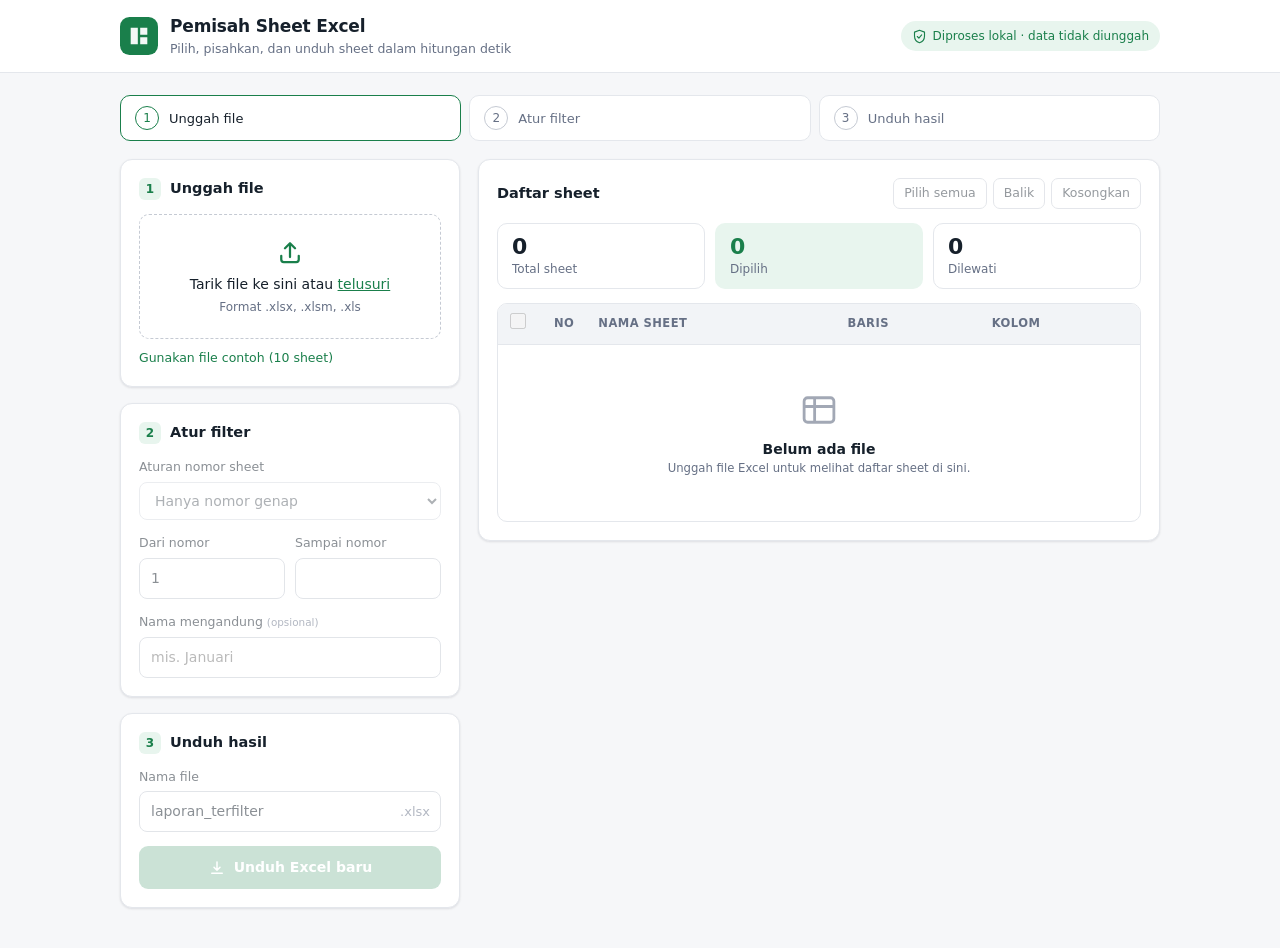
<file: pemisah-excel/index.html>
<!DOCTYPE html>
<html lang="id">
<head>
<meta charset="UTF-8">
<meta name="viewport" content="width=device-width, initial-scale=1">
<title>Pemisah Sheet Excel</title>
<link rel="stylesheet" href="style.css">
</head>
<body>
<header class="topbar">
  <div class="wrap bar">
    <div class="brand">
      <svg class="logo" viewBox="0 0 32 32" aria-hidden="true"><rect width="32" height="32" rx="8" fill="currentColor"/><path d="M9 9h6v14H9zM17 9h6v6h-6zM17 17h6v6h-6z" fill="#fff" opacity=".95"/></svg>
      <div><div class="brand-name">Pemisah Sheet Excel</div><div class="brand-sub">Pilih, pisahkan, dan unduh sheet dalam hitungan detik</div></div>
    </div>
    <span class="badge" title="Berkas diproses di browser Anda dan tidak diunggah ke server">
      <svg viewBox="0 0 24 24" aria-hidden="true"><path d="M12 2l8 3v6c0 5-3.4 9.4-8 11-4.6-1.6-8-6-8-11V5z" fill="none" stroke="currentColor" stroke-width="1.8" stroke-linejoin="round"/><path d="M8.5 12l2.5 2.5 4.5-5" fill="none" stroke="currentColor" stroke-width="1.8" stroke-linecap="round" stroke-linejoin="round"/></svg>
      Diproses lokal · data tidak diunggah
    </span>
  </div>
</header>

<main class="wrap">
  <ol class="stepper" id="stepper" aria-label="Langkah">
    <li class="active" data-s="1"><span>1</span>Unggah file</li>
    <li data-s="2"><span>2</span>Atur filter</li>
    <li data-s="3"><span>3</span>Unduh hasil</li>
  </ol>

  <div class="layout">
    <aside class="side">
      <section class="card" id="cUpload">
        <h2><span class="n">1</span>Unggah file</h2>
        <label class="drop" id="drop" tabindex="0">
          <input type="file" id="file" accept=".xlsx,.xlsm,.xls" hidden>
          <svg class="dz" viewBox="0 0 24 24" aria-hidden="true"><path d="M12 16V5m0 0L8 9m4-4l4 4M5 15v3a2 2 0 002 2h10a2 2 0 002-2v-3" fill="none" stroke="currentColor" stroke-width="1.8" stroke-linecap="round" stroke-linejoin="round"/></svg>
          <span class="dt" id="dropTitle">Tarik file ke sini atau <u>telusuri</u></span>
          <span class="dn" id="dropNote">Format .xlsx, .xlsm, .xls</span>
        </label>
        <div class="fileinfo" id="fileinfo" hidden>
          <svg viewBox="0 0 24 24" aria-hidden="true"><path d="M6 3h8l4 4v14H6z" fill="none" stroke="currentColor" stroke-width="1.7" stroke-linejoin="round"/><path d="M14 3v4h4" fill="none" stroke="currentColor" stroke-width="1.7"/></svg>
          <div><div class="fn" id="fn"></div><div class="fm" id="fm"></div></div>
          <button type="button" class="ghost sm" id="reset">Ganti</button>
        </div>
        <button type="button" class="link" id="demo">Gunakan file contoh (10 sheet)</button>
      </section>

      <section class="card" id="cRule">
        <h2><span class="n">2</span>Atur filter</h2>
        <fieldset id="step1" disabled>
          <div><label class="lbl" for="rule">Aturan nomor sheet</label>
          <select id="rule">
            <option value="even">Hanya nomor genap</option>
            <option value="odd">Hanya nomor ganjil</option>
            <option value="all">Semua nomor</option>
          </select></div>
          <div class="grid2">
            <div><label class="lbl" for="from">Dari nomor</label><input type="number" id="from" min="1" value="1"></div>
            <div><label class="lbl" for="to">Sampai nomor</label><input type="number" id="to" min="1"></div>
          </div>
          <div><label class="lbl" for="kw">Nama mengandung <small>(opsional)</small></label>
          <input type="text" id="kw" placeholder="mis. Januari"></div>
        </fieldset>
      </section>

      <section class="card" id="cOut">
        <h2><span class="n">3</span>Unduh hasil</h2>
        <fieldset id="step3" disabled>
          <div><label class="lbl" for="name">Nama file</label>
          <div class="suffix"><input type="text" id="name" value="laporan_terfilter"><span>.xlsx</span></div></div>
          <button type="button" id="dl" class="primary">
            <svg viewBox="0 0 24 24" aria-hidden="true"><path d="M12 4v11m0 0l-4-4m4 4l4-4M5 19h14" fill="none" stroke="currentColor" stroke-width="2" stroke-linecap="round" stroke-linejoin="round"/></svg>
            <span id="dlLabel">Unduh Excel baru</span>
          </button>
        </fieldset>
      </section>
    </aside>

    <section class="main">
      <div class="card sheets">
        <div class="head">
          <h2>Daftar sheet</h2>
          <div class="tools">
            <button type="button" class="ghost sm" id="selAll" disabled>Pilih semua</button>
            <button type="button" class="ghost sm" id="invert" disabled>Balik</button>
            <button type="button" class="ghost sm" id="selNone" disabled>Kosongkan</button>
          </div>
        </div>
        <div class="stats">
          <div><b id="stTotal">0</b><span>Total sheet</span></div>
          <div class="ok"><b id="stSel">0</b><span>Dipilih</span></div>
          <div><b id="stOut">0</b><span>Dilewati</span></div>
        </div>
        <div class="tablewrap">
          <table class="tbl" id="tbl">
            <thead><tr><th class="c"><input type="checkbox" id="master" aria-label="Pilih semua" disabled></th><th class="c">No</th><th>Nama sheet</th><th class="r">Baris</th><th class="r col-h">Kolom</th></tr></thead>
            <tbody id="tbody"></tbody>
          </table>
          <div class="empty" id="empty">
            <svg viewBox="0 0 24 24" aria-hidden="true"><rect x="3.5" y="5" width="17" height="14" rx="2" fill="none" stroke="currentColor" stroke-width="1.6"/><path d="M3.5 10h17M9.5 5v14" stroke="currentColor" stroke-width="1.6"/></svg>
            <p>Belum ada file</p><small>Unggah file Excel untuk melihat daftar sheet di sini.</small>
          </div>
        </div>
      </div>

      <div class="card preview" id="pv" hidden>
        <div class="head"><h2>Pratinjau: <span id="pvName"></span></h2><span class="muted" id="pvNote"></span></div>
        <div class="tablewrap pvwrap"><table class="tbl pvt" id="pvTbl"></table></div>
      </div>
    </section>
  </div>
</main>
<div class="toast" id="toast" role="status" aria-live="polite"></div>
<script src="xlsx.full.min.js"></script>
<script src="app.js"></script>
</body>
</html>
</file>
<file: pemisah-excel/style.css>
:root{--bg:#f6f7f9;--card:#fff;--text:#16202b;--muted:#667085;--border:#e4e7ec;--strong:#c5cad3;--accent:#1a7f4b;--accent-h:#146a3e;--accent-s:#e8f5ee;--accent-t:#fff;--warn:#b42318;--shadow:0 1px 2px rgba(16,24,40,.05),0 1px 3px rgba(16,24,40,.06);--hover:#f2f4f7}
@media (prefers-color-scheme:dark){:root{--bg:#0e1114;--card:#171b20;--text:#eef1f4;--muted:#98a2b3;--border:#272d34;--strong:#475467;--accent:#3fb677;--accent-h:#56c88a;--accent-s:#12281d;--accent-t:#06180e;--warn:#f97066;--shadow:none;--hover:#1e242b}}
*{box-sizing:border-box}
body{margin:0;background:var(--bg);color:var(--text);font:14px/1.5 Inter,system-ui,-apple-system,"Segoe UI",Roboto,sans-serif;-webkit-font-smoothing:antialiased}
.wrap{max-width:1080px;margin:0 auto;padding-inline:20px}
.topbar{background:var(--card);border-bottom:1px solid var(--border)}
.bar{display:flex;justify-content:space-between;align-items:center;gap:16px;padding-top:14px;padding-bottom:14px;flex-wrap:wrap}
.brand{display:flex;gap:12px;align-items:center}
.logo{width:38px;height:38px;color:var(--accent);flex:none}
.brand-name{font-size:17px;font-weight:700;letter-spacing:-.01em}
.brand-sub{font-size:12.5px;color:var(--muted)}
.badge{display:inline-flex;align-items:center;gap:6px;font-size:12px;font-weight:500;color:var(--accent);background:var(--accent-s);padding:6px 11px;border-radius:999px}
.badge svg{width:15px;height:15px}
main{padding-bottom:40px}
.stepper{list-style:none;display:flex;gap:8px;margin:22px 0 18px;padding:0}
.stepper li{flex:1;display:flex;align-items:center;gap:10px;font-size:13px;font-weight:500;color:var(--muted);padding:10px 14px;background:var(--card);border:1px solid var(--border);border-radius:10px}
.stepper li span{display:grid;place-items:center;width:24px;height:24px;border-radius:50%;border:1.5px solid var(--strong);font-size:12px;flex:none}
.stepper li.active{color:var(--text);border-color:var(--accent)}
.stepper li.active span{border-color:var(--accent);color:var(--accent)}
.stepper li.done span{background:var(--accent);border-color:var(--accent);color:var(--accent-t)}
.stepper li.done{color:var(--text)}
.layout{display:grid;grid-template-columns:340px 1fr;gap:18px;align-items:start}
.side,.main{display:flex;flex-direction:column;gap:16px;min-width:0}
.card{background:var(--card);border:1px solid var(--border);border-radius:12px;padding:18px;box-shadow:var(--shadow)}
h2{font-size:14.5px;font-weight:600;margin:0 0 14px;display:flex;align-items:center;gap:9px}
.n{display:grid;place-items:center;width:22px;height:22px;border-radius:6px;background:var(--accent-s);color:var(--accent);font-size:12px;font-weight:700}
.lbl{display:block;font-size:12.5px;font-weight:500;margin:0 0 5px;color:var(--text)}
.lbl small{color:var(--muted);font-weight:400}
fieldset{border:0;padding:0;margin:0;min-width:0}
fieldset:disabled{opacity:.5}
fieldset > *+*{margin-top:14px}
select,input[type=number],input[type=text]{width:100%;font:inherit;padding:9px 11px;border:1px solid var(--strong);border-radius:8px;background:var(--card);color:var(--text);transition:border-color .15s,box-shadow .15s}
select:focus,input:focus,button:focus-visible{outline:none;border-color:var(--accent);box-shadow:0 0 0 3px color-mix(in srgb,var(--accent) 22%,transparent)}
.grid2{display:grid;grid-template-columns:1fr 1fr;gap:10px}
.drop{display:flex;flex-direction:column;align-items:center;gap:3px;border:1.5px dashed var(--strong);border-radius:10px;padding:22px 14px;text-align:center;cursor:pointer;transition:.15s}
.drop[hidden]{display:none}
.drop:hover,.drop.over,.drop:focus-visible{border-color:var(--accent);background:var(--accent-s);outline:none}
.dz{width:30px;height:30px;color:var(--accent);margin-bottom:4px}
.dt{font-weight:500}.dt u{color:var(--accent)}
.dn{font-size:12px;color:var(--muted)}
.fileinfo{display:flex;align-items:center;gap:10px;margin-top:12px;padding:10px 12px;border:1px solid var(--border);border-radius:10px;background:var(--hover)}
.fileinfo[hidden]{display:none}
.fileinfo svg{width:26px;height:26px;color:var(--accent);flex:none}
.fileinfo>div{min-width:0;flex:1}
.fn{font-weight:600;font-size:13px;overflow:hidden;text-overflow:ellipsis;white-space:nowrap}
.fm{font-size:12px;color:var(--muted)}
.link{background:none;border:0;padding:0;margin-top:10px;color:var(--accent);font:inherit;font-size:12.5px;cursor:pointer}
.link:hover{text-decoration:underline}
.suffix{position:relative}
.suffix input{padding-right:52px}
.suffix span{position:absolute;right:11px;top:50%;transform:translateY(-50%);color:var(--muted);font-size:13px}
button{font:inherit;cursor:pointer}
.primary{width:100%;display:flex;align-items:center;justify-content:center;gap:8px;padding:11px;font-weight:600;border:0;border-radius:9px;background:var(--accent);color:var(--accent-t);transition:background .15s}
.primary:hover:not(:disabled){background:var(--accent-h)}
.primary:disabled{opacity:.45;cursor:not-allowed}
.primary svg{width:18px;height:18px}
.ghost{background:var(--card);border:1px solid var(--strong);color:var(--text);border-radius:7px;padding:6px 11px;font-size:12.5px;font-weight:500}
.ghost:hover:not(:disabled){background:var(--hover)}
.ghost:disabled{opacity:.45;cursor:not-allowed}
.ghost.sm{padding:5px 10px}
.head{display:flex;justify-content:space-between;align-items:center;gap:10px;flex-wrap:wrap;margin-bottom:14px}
.head h2{margin:0}
.tools{display:flex;gap:6px}
.stats{display:grid;grid-template-columns:repeat(3,1fr);gap:10px;margin-bottom:14px}
.stats div{border:1px solid var(--border);border-radius:10px;padding:10px 14px;display:flex;flex-direction:column}
.stats b{font-size:22px;font-weight:700;line-height:1.2}
.stats span{font-size:12px;color:var(--muted)}
.stats .ok{background:var(--accent-s);border-color:transparent}.stats .ok b{color:var(--accent)}
.tablewrap{border:1px solid var(--border);border-radius:10px;overflow:auto;max-height:420px;position:relative}
.tbl{width:100%;border-collapse:collapse;font-size:13px}
.tbl th{position:sticky;top:0;background:var(--hover);text-align:left;font-size:11.5px;text-transform:uppercase;letter-spacing:.04em;color:var(--muted);font-weight:600;padding:9px 12px;border-bottom:1px solid var(--border);z-index:1;white-space:nowrap}
.tbl td{padding:9px 12px;border-bottom:1px solid var(--border);white-space:nowrap}
.tbl tr:last-child td{border-bottom:0}
.c{text-align:center;width:44px}.r{text-align:right}
#tbody tr{cursor:pointer;transition:background .1s}
#tbody tr:hover{background:var(--hover)}
#tbody tr.sel{background:var(--accent-s)}
#tbody tr.view td:nth-child(3){color:var(--accent);font-weight:600}
#tbody td:nth-child(3){max-width:280px;overflow:hidden;text-overflow:ellipsis}
td.r{color:var(--muted);font-variant-numeric:tabular-nums}
input[type=checkbox]{width:16px;height:16px;accent-color:var(--accent);cursor:pointer;margin:0}
.empty{display:flex;flex-direction:column;align-items:center;padding:44px 16px;color:var(--muted);text-align:center}
.empty svg{width:42px;height:42px;opacity:.6;margin-bottom:8px}
.empty p{margin:0;font-weight:600;color:var(--text)}
.empty[hidden]{display:none}
.muted{color:var(--muted);font-size:12.5px}
.pvwrap{max-height:260px}
.pvt td,.pvt th{font-size:12.5px;max-width:160px;overflow:hidden;text-overflow:ellipsis}
.pvt td:first-child{color:var(--muted);background:var(--hover);text-align:center;width:36px}
.toast{position:fixed;left:50%;bottom:24px;transform:translate(-50%,20px);background:#16202b;color:#fff;padding:11px 18px;border-radius:10px;font-size:13px;opacity:0;pointer-events:none;transition:.25s;box-shadow:0 8px 24px rgba(0,0,0,.25);max-width:calc(100vw - 32px)}
.toast.show{opacity:1;transform:translate(-50%,0)}
.toast.err{background:var(--warn)}
@media (max-width:860px){.layout{display:flex;flex-direction:column;align-items:stretch}.side{display:contents}#cUpload{order:1}#cRule{order:2}.main{order:3}#cOut{order:4}.stepper li{font-size:12px;padding:8px 10px}.stepper li{flex-direction:column;gap:4px;text-align:center}}
@media (max-width:480px){.wrap{padding-inline:14px}.col-h{display:none}.badge{display:none}.stats b{font-size:19px}.stats div{padding:8px 10px}}
</file>
